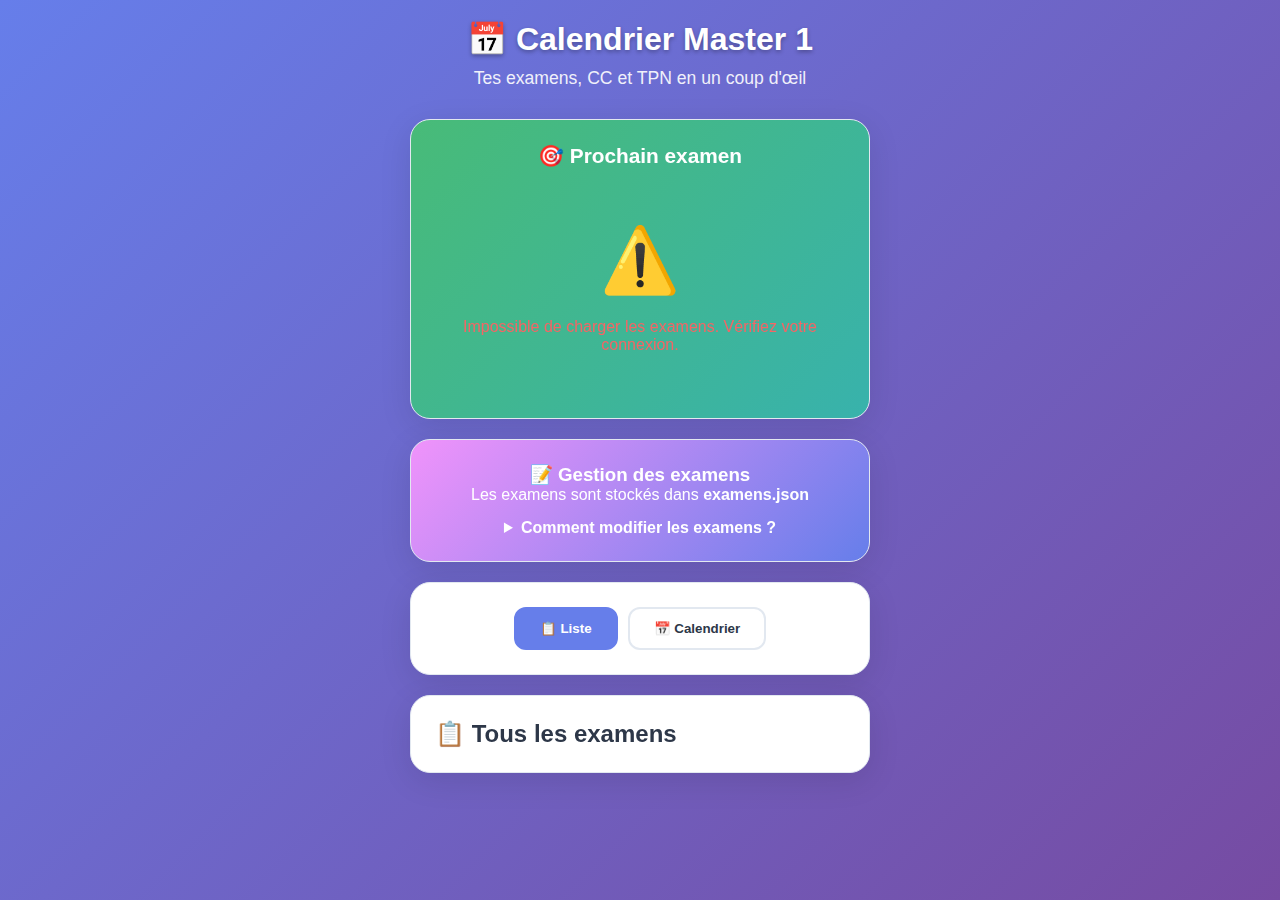
<file: index.html>
<!DOCTYPE html>
<html lang="fr">
<head>
    <meta charset="UTF-8">
    <meta name="viewport" content="width=device-width, initial-scale=1.0">
    <title> Calendrier Master 1</title>
    <meta name="description" content="Calendrier d'examens Master 1 - CC, Examens, TPN">
    <link rel="icon" href="data:image/svg+xml,<svg xmlns='http://www.w3.org/2000/svg' viewBox='0 0 100 100'><text y='0.9em' font-size='80'>📅</text></svg>">
    <link rel="stylesheet" href="styles.css">
</head>
<body>
    <div class="container">
        <!-- Header -->
        <div class="header">
            <h1>📅 Calendrier Master 1</h1>
            <p>Tes examens, CC et TPN en un coup d'œil</p>
        </div>

        <!-- Prochain examen avec timer -->
        <div class="card next-exam" id="nextExamCard">
            <h2>🎯 Prochain examen</h2>
            <div id="nextExamContent">
                <div class="empty-state">
                    <div class="icon">📚</div>
                    <p>Aucun examen programmé</p>
                </div>
            </div>
        </div>

        <!-- Info mise à jour -->
        <div class="card" style="text-align: center; background: linear-gradient(135deg, var(--accent) 0%, var(--primary) 100%); color: white;">
            <h3>📝 Gestion des examens</h3>
            <p>Les examens sont stockés dans <strong>examens.json</strong></p>
            <details style="margin-top: 15px;">
                <summary style="cursor: pointer; font-weight: bold;">Comment modifier les examens ?</summary>
                <div style="text-align: left; background: rgba(255,255,255,0.1); padding: 15px; border-radius: 10px; margin-top: 10px;">
                    <p><strong>1.</strong> Ouvrez le fichier <code>examens.json</code></p>
                    <p><strong>2.</strong> Modifiez les données selon ce format :</p>
                    <pre style="font-size: 0.8rem; background: rgba(0,0,0,0.2); padding: 10px; border-radius: 5px; overflow-x: auto;">
{
  "id": 6,
  "ue": "Nom de l'UE",
  "type": "CC", 
  "date": "2025-12-15",
  "time": "14:00",
  "duration": 120,
  "location": "Amphi C"
}</pre>
                    <p><strong>Types disponibles :</strong> CC, EXAMEN, TPN, TP</p>
                    <p><strong>Format date :</strong> YYYY-MM-DD</p>
                    <p><strong>Format heure :</strong> HH:MM</p>
                </div>
            </details>
        </div>

        <!-- Sélecteur de vue -->
        <div class="card">
            <div class="view-selector">
                <button class="view-btn active" id="listViewBtn">📋 Liste</button>
                <button class="view-btn" id="calendarViewBtn">📅 Calendrier</button>
            </div>
        </div>

        <!-- Vue Liste -->
        <div class="card" id="listView">
            <h2>📋 Tous les examens</h2>
            <div id="examsList">
                <!-- Les examens seront affichés ici -->
            </div>
        </div>

        <!-- Vue Calendrier -->
        <div class="card" id="calendarView" style="display: none;">
            <div class="calendar-header">
                <button class="nav-btn" id="prevMonth">◀</button>
                <h2 id="currentMonth">Octobre 2025</h2>
                <button class="nav-btn" id="nextMonth">▶</button>
            </div>
            <div class="calendar-grid" id="calendarGrid">
                <!-- Le calendrier sera généré ici -->
            </div>
            <div class="calendar-legend">
                <div class="legend-item"><span class="legend-dot type-cc"></span> CC</div>
                <div class="legend-item"><span class="legend-dot type-examen"></span> Examen</div>
                <div class="legend-item"><span class="legend-dot type-tpn"></span> TPN</div>
                <div class="legend-item"><span class="legend-dot type-tp"></span> TP</div>
            </div>
        </div>
    </div>

    <!-- Modal pour les détails d'examen -->
    <div class="modal-overlay" id="examModal">
        <div class="modal">
            <div class="modal-header">
                <h3 class="modal-title" id="modalTitle">Détails de l'examen</h3>
                <button class="modal-close" id="modalClose">×</button>
            </div>
            <div class="modal-type" id="modalType">CC</div>
            <div class="modal-info" id="modalInfo">
                <!-- Les détails seront injectés ici -->
            </div>
            <div class="countdown-display" id="modalCountdown">
                <div class="countdown-label">Temps restant</div>
                <div class="countdown-value" id="modalCountdownValue">--</div>
            </div>
        </div>
    </div>

    <!-- Scripts -->
    <script src="examManager.js"></script>
    <script src="calendarManager.js"></script>
    <script src="app.js"></script>
</body>
</html>
</file>
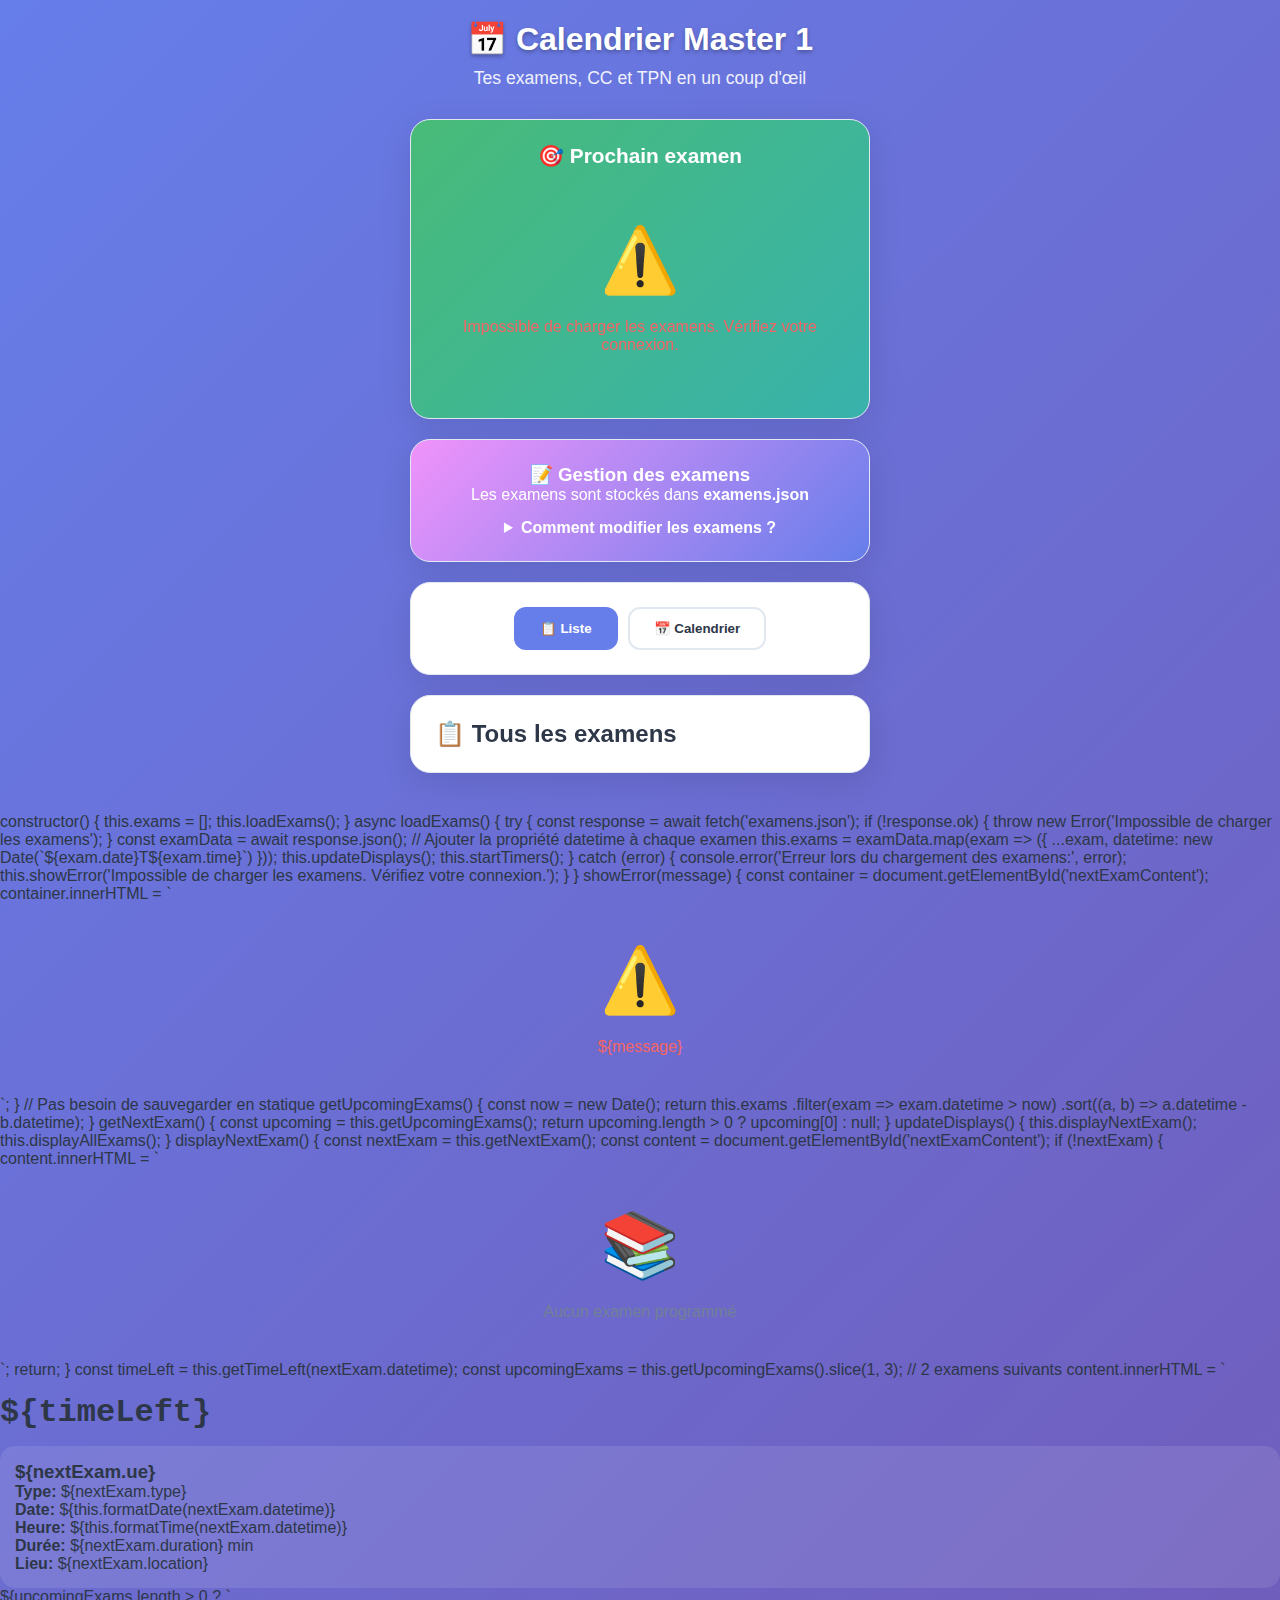
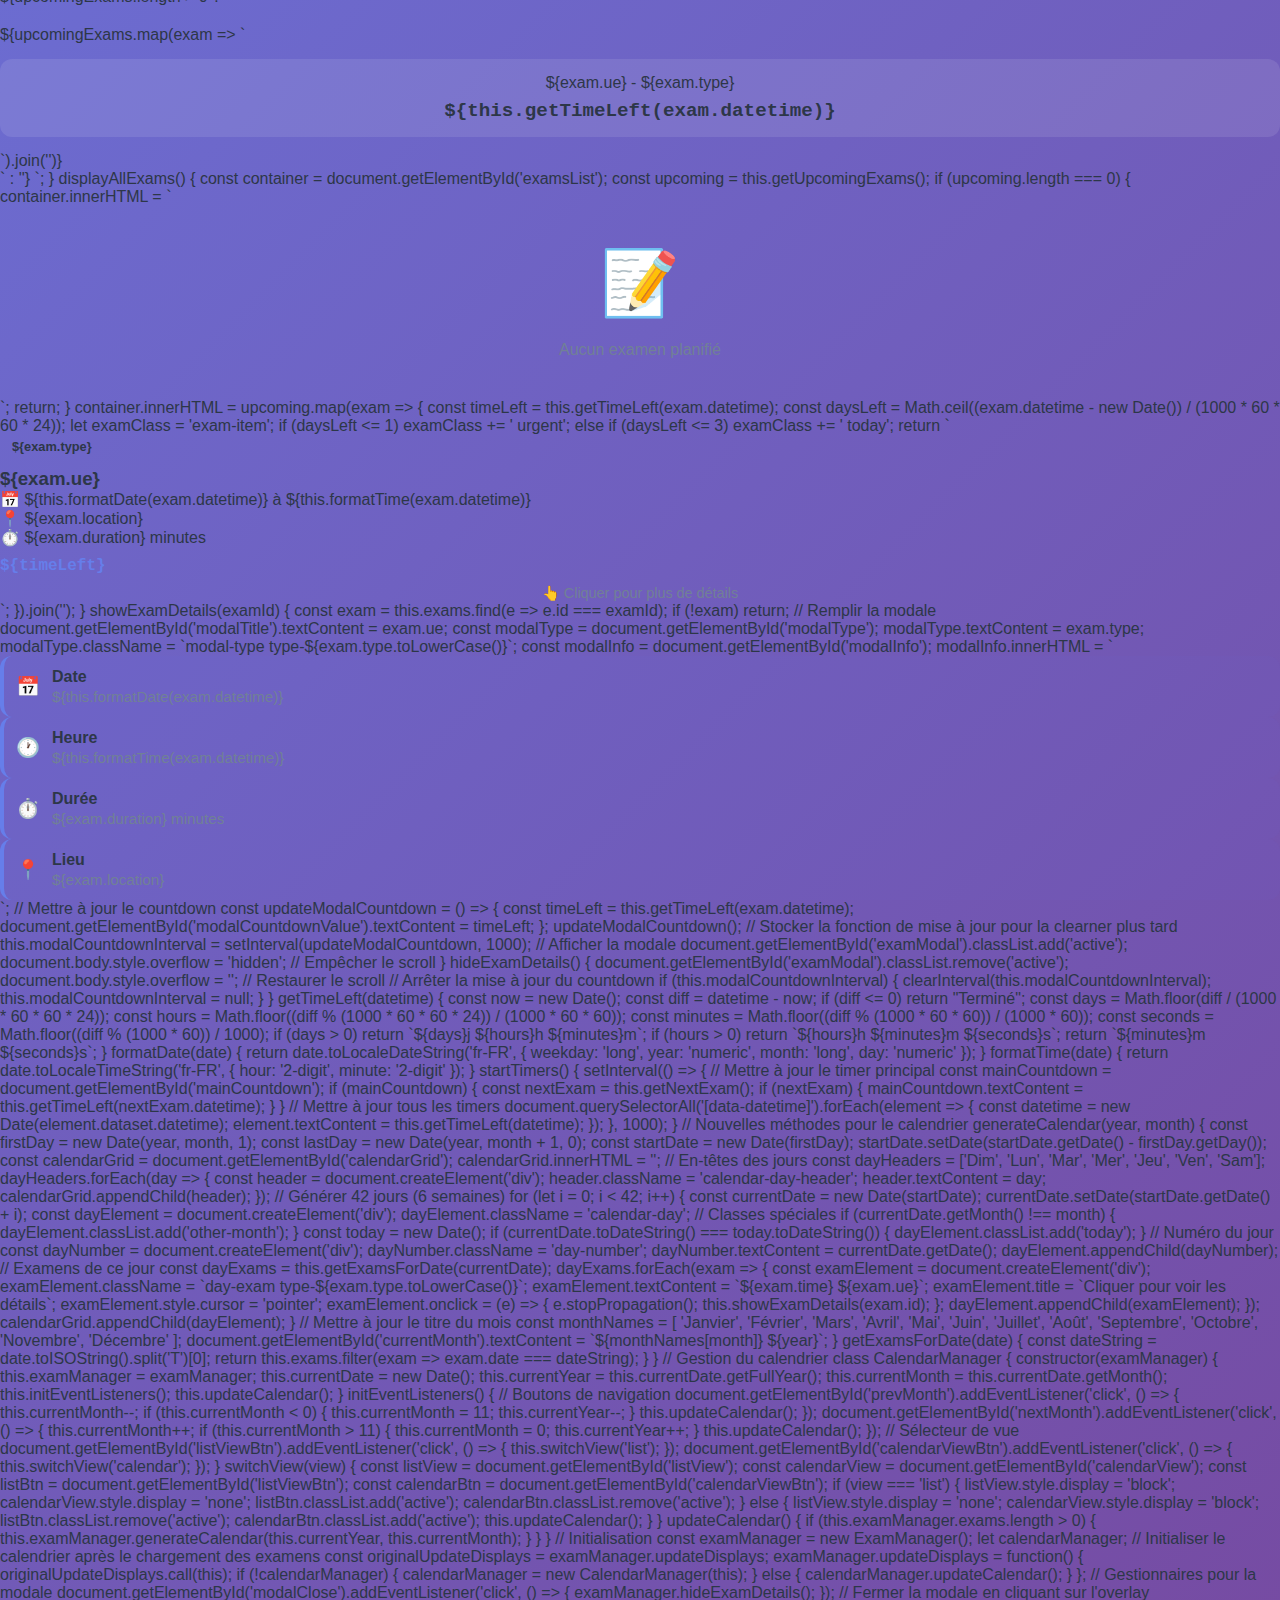
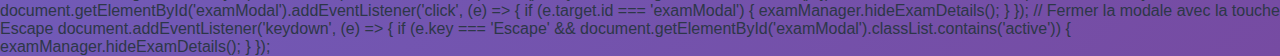
<file: index-old.html>
<!DOCTYPE html>
<html lang="fr">
<head>
    <meta charset="UTF-8">
    <meta name="viewport" content="width=device-width, initial-scale=1.0">
    <title>📅 Calendrier Master 1</title>
    <meta name="description" content="Calendrier d'examens Master 1 - CC, Examens, TPN">
    <link rel="icon" href="data:image/svg+xml,<svg xmlns='http://www.w3.org/2000/svg' viewBox='0 0 100 100'><text y='0.9em' font-size='80'>📅</text></svg>">
    <link rel="stylesheet" href="styles.css">
</head>
<body>
    <div class="container">
        <!-- Header -->
        <div class="header">
            <h1>📅 Calendrier Master 1</h1>
            <p>Tes examens, CC et TPN en un coup d'œil</p>
        </div>

        <!-- Prochain examen avec timer -->
        <div class="card next-exam" id="nextExamCard">
            <h2>🎯 Prochain examen</h2>
            <div id="nextExamContent">
                <div class="empty-state">
                    <div class="icon">📚</div>
                    <p>Aucun examen programmé</p>
                </div>
            </div>
        </div>

        <!-- Info mise à jour -->
        <div class="card" style="text-align: center; background: linear-gradient(135deg, var(--accent) 0%, var(--primary) 100%); color: white;">
            <h3>📝 Gestion des examens</h3>
            <p>Les examens sont stockés dans <strong>examens.json</strong></p>
            <details style="margin-top: 15px;">
                <summary style="cursor: pointer; font-weight: bold;">Comment modifier les examens ?</summary>
                <div style="text-align: left; background: rgba(255,255,255,0.1); padding: 15px; border-radius: 10px; margin-top: 10px;">
                    <p><strong>1.</strong> Ouvrez le fichier <code>examens.json</code></p>
                    <p><strong>2.</strong> Modifiez les données selon ce format :</p>
                    <pre style="font-size: 0.8rem; background: rgba(0,0,0,0.2); padding: 10px; border-radius: 5px; overflow-x: auto;">
{
  "id": 6,
  "ue": "Nom de l'UE",
  "type": "CC", 
  "date": "2025-12-15",
  "time": "14:00",
  "duration": 120,
  "location": "Amphi C"
}</pre>
                    <p><strong>Types disponibles :</strong> CC, EXAMEN, TPN, TP</p>
                    <p><strong>Format date :</strong> YYYY-MM-DD</p>
                    <p><strong>Format heure :</strong> HH:MM</p>
                </div>
            </details>
        </div>

        <!-- Sélecteur de vue -->
        <div class="card">
            <div class="view-selector">
                <button class="view-btn active" id="listViewBtn">📋 Liste</button>
                <button class="view-btn" id="calendarViewBtn">📅 Calendrier</button>
            </div>
        </div>

        <!-- Vue Liste -->
        <div class="card" id="listView">
            <h2>📋 Tous les examens</h2>
            <div id="examsList">
                <!-- Les examens seront affichés ici -->
            </div>
        </div>

        <!-- Vue Calendrier -->
        <div class="card" id="calendarView" style="display: none;">
            <div class="calendar-header">
                <button class="nav-btn" id="prevMonth">◀</button>
                <h2 id="currentMonth">Octobre 2025</h2>
                <button class="nav-btn" id="nextMonth">▶</button>
            </div>
            <div class="calendar-grid" id="calendarGrid">
                <!-- Le calendrier sera généré ici -->
            </div>
            <div class="calendar-legend">
                <div class="legend-item"><span class="legend-dot type-cc"></span> CC</div>
                <div class="legend-item"><span class="legend-dot type-examen"></span> Examen</div>
                <div class="legend-item"><span class="legend-dot type-tpn"></span> TPN</div>
                <div class="legend-item"><span class="legend-dot type-tp"></span> TP</div>
            </div>
        </div>
    </div>

    <!-- Modal pour les détails d'examen -->
    <div class="modal-overlay" id="examModal">
        <div class="modal">
            <div class="modal-header">
                <h3 class="modal-title" id="modalTitle">Détails de l'examen</h3>
                <button class="modal-close" id="modalClose">×</button>
            </div>
            <div class="modal-type" id="modalType">CC</div>
            <div class="modal-info" id="modalInfo">
                <!-- Les détails seront injectés ici -->
            </div>
            <div class="countdown-display" id="modalCountdown">
                <div class="countdown-label">Temps restant</div>
                <div class="countdown-value" id="modalCountdownValue">--</div>
            </div>
        </div>
    </div>

    <!-- Scripts -->
    <script src="examManager.js"></script>
    <script src="calendarManager.js"></script>
    <script src="app.js"></script>
</body>
</html>
            constructor() {
                this.exams = [];
                this.loadExams();
            }

            async loadExams() {
                try {
                    const response = await fetch('examens.json');
                    if (!response.ok) {
                        throw new Error('Impossible de charger les examens');
                    }
                    const examData = await response.json();
                    
                    // Ajouter la propriété datetime à chaque examen
                    this.exams = examData.map(exam => ({
                        ...exam,
                        datetime: new Date(`${exam.date}T${exam.time}`)
                    }));
                    
                    this.updateDisplays();
                    this.startTimers();
                } catch (error) {
                    console.error('Erreur lors du chargement des examens:', error);
                    this.showError('Impossible de charger les examens. Vérifiez votre connexion.');
                }
            }

            showError(message) {
                const container = document.getElementById('nextExamContent');
                container.innerHTML = `
                    <div class="empty-state">
                        <div class="icon">⚠️</div>
                        <p style="color: var(--danger);">${message}</p>
                    </div>
                `;
            }

            // Pas besoin de sauvegarder en statique

            getUpcomingExams() {
                const now = new Date();
                return this.exams
                    .filter(exam => exam.datetime > now)
                    .sort((a, b) => a.datetime - b.datetime);
            }

            getNextExam() {
                const upcoming = this.getUpcomingExams();
                return upcoming.length > 0 ? upcoming[0] : null;
            }

            updateDisplays() {
                this.displayNextExam();
                this.displayAllExams();
            }

            displayNextExam() {
                const nextExam = this.getNextExam();
                const content = document.getElementById('nextExamContent');
                
                if (!nextExam) {
                    content.innerHTML = `
                        <div class="empty-state">
                            <div class="icon">📚</div>
                            <p>Aucun examen programmé</p>
                        </div>
                    `;
                    return;
                }

                const timeLeft = this.getTimeLeft(nextExam.datetime);
                const upcomingExams = this.getUpcomingExams().slice(1, 3); // 2 examens suivants

                content.innerHTML = `
                    <div class="countdown" id="mainCountdown">${timeLeft}</div>
                    <div class="exam-details">
                        <h3>${nextExam.ue}</h3>
                        <p><strong>Type:</strong> ${nextExam.type}</p>
                        <p><strong>Date:</strong> ${this.formatDate(nextExam.datetime)}</p>
                        <p><strong>Heure:</strong> ${this.formatTime(nextExam.datetime)}</p>
                        <p><strong>Durée:</strong> ${nextExam.duration} min</p>
                        <p><strong>Lieu:</strong> ${nextExam.location}</p>
                    </div>
                    ${upcomingExams.length > 0 ? `
                        <div class="upcoming-timers">
                            ${upcomingExams.map(exam => `
                                <div class="timer-item">
                                    <div>${exam.ue} - ${exam.type}</div>
                                    <div class="timer-countdown" data-datetime="${exam.datetime.toISOString()}">
                                        ${this.getTimeLeft(exam.datetime)}
                                    </div>
                                </div>
                            `).join('')}
                        </div>
                    ` : ''}
                `;
            }

            displayAllExams() {
                const container = document.getElementById('examsList');
                const upcoming = this.getUpcomingExams();
                
                if (upcoming.length === 0) {
                    container.innerHTML = `
                        <div class="empty-state">
                            <div class="icon">📝</div>
                            <p>Aucun examen planifié</p>
                        </div>
                    `;
                    return;
                }

                container.innerHTML = upcoming.map(exam => {
                    const timeLeft = this.getTimeLeft(exam.datetime);
                    const daysLeft = Math.ceil((exam.datetime - new Date()) / (1000 * 60 * 60 * 24));
                    
                    let examClass = 'exam-item';
                    if (daysLeft <= 1) examClass += ' urgent';
                    else if (daysLeft <= 3) examClass += ' today';

                    return `
                        <div class="${examClass}" onclick="examManager.showExamDetails(${exam.id})" style="cursor: pointer;">
                            <div class="exam-type type-${exam.type.toLowerCase()}">${exam.type}</div>
                            <h3>${exam.ue}</h3>
                            <p><strong>📅</strong> ${this.formatDate(exam.datetime)} à ${this.formatTime(exam.datetime)}</p>
                            <p><strong>📍</strong> ${exam.location}</p>
                            <p><strong>⏱️</strong> ${exam.duration} minutes</p>
                            <div class="exam-countdown" data-datetime="${exam.datetime.toISOString()}">${timeLeft}</div>
                            <div style="text-align: center; margin-top: 10px; color: var(--text-light); font-size: 0.9rem;">
                                👆 Cliquer pour plus de détails
                            </div>
                        </div>
                    `;
                }).join('');
            }

            showExamDetails(examId) {
                const exam = this.exams.find(e => e.id === examId);
                if (!exam) return;

                // Remplir la modale
                document.getElementById('modalTitle').textContent = exam.ue;
                
                const modalType = document.getElementById('modalType');
                modalType.textContent = exam.type;
                modalType.className = `modal-type type-${exam.type.toLowerCase()}`;

                const modalInfo = document.getElementById('modalInfo');
                modalInfo.innerHTML = `
                    <div class="info-item">
                        <div class="info-icon">📅</div>
                        <div class="info-content">
                            <div class="info-label">Date</div>
                            <div class="info-value">${this.formatDate(exam.datetime)}</div>
                        </div>
                    </div>
                    <div class="info-item">
                        <div class="info-icon">🕐</div>
                        <div class="info-content">
                            <div class="info-label">Heure</div>
                            <div class="info-value">${this.formatTime(exam.datetime)}</div>
                        </div>
                    </div>
                    <div class="info-item">
                        <div class="info-icon">⏱️</div>
                        <div class="info-content">
                            <div class="info-label">Durée</div>
                            <div class="info-value">${exam.duration} minutes</div>
                        </div>
                    </div>
                    <div class="info-item">
                        <div class="info-icon">📍</div>
                        <div class="info-content">
                            <div class="info-label">Lieu</div>
                            <div class="info-value">${exam.location}</div>
                        </div>
                    </div>
                `;

                // Mettre à jour le countdown
                const updateModalCountdown = () => {
                    const timeLeft = this.getTimeLeft(exam.datetime);
                    document.getElementById('modalCountdownValue').textContent = timeLeft;
                };
                
                updateModalCountdown();
                
                // Stocker la fonction de mise à jour pour la clearner plus tard
                this.modalCountdownInterval = setInterval(updateModalCountdown, 1000);

                // Afficher la modale
                document.getElementById('examModal').classList.add('active');
                document.body.style.overflow = 'hidden'; // Empêcher le scroll
            }

            hideExamDetails() {
                document.getElementById('examModal').classList.remove('active');
                document.body.style.overflow = ''; // Restaurer le scroll
                
                // Arrêter la mise à jour du countdown
                if (this.modalCountdownInterval) {
                    clearInterval(this.modalCountdownInterval);
                    this.modalCountdownInterval = null;
                }
            }

            getTimeLeft(datetime) {
                const now = new Date();
                const diff = datetime - now;
                
                if (diff <= 0) return "Terminé";
                
                const days = Math.floor(diff / (1000 * 60 * 60 * 24));
                const hours = Math.floor((diff % (1000 * 60 * 60 * 24)) / (1000 * 60 * 60));
                const minutes = Math.floor((diff % (1000 * 60 * 60)) / (1000 * 60));
                const seconds = Math.floor((diff % (1000 * 60)) / 1000);
                
                if (days > 0) return `${days}j ${hours}h ${minutes}m`;
                if (hours > 0) return `${hours}h ${minutes}m ${seconds}s`;
                return `${minutes}m ${seconds}s`;
            }

            formatDate(date) {
                return date.toLocaleDateString('fr-FR', { 
                    weekday: 'long', 
                    year: 'numeric', 
                    month: 'long', 
                    day: 'numeric' 
                });
            }

            formatTime(date) {
                return date.toLocaleTimeString('fr-FR', { 
                    hour: '2-digit', 
                    minute: '2-digit' 
                });
            }

            startTimers() {
                setInterval(() => {
                    // Mettre à jour le timer principal
                    const mainCountdown = document.getElementById('mainCountdown');
                    if (mainCountdown) {
                        const nextExam = this.getNextExam();
                        if (nextExam) {
                            mainCountdown.textContent = this.getTimeLeft(nextExam.datetime);
                        }
                    }

                    // Mettre à jour tous les timers
                    document.querySelectorAll('[data-datetime]').forEach(element => {
                        const datetime = new Date(element.dataset.datetime);
                        element.textContent = this.getTimeLeft(datetime);
                    });
                }, 1000);
            }

            // Nouvelles méthodes pour le calendrier
            generateCalendar(year, month) {
                const firstDay = new Date(year, month, 1);
                const lastDay = new Date(year, month + 1, 0);
                const startDate = new Date(firstDay);
                startDate.setDate(startDate.getDate() - firstDay.getDay());
                
                const calendarGrid = document.getElementById('calendarGrid');
                calendarGrid.innerHTML = '';

                // En-têtes des jours
                const dayHeaders = ['Dim', 'Lun', 'Mar', 'Mer', 'Jeu', 'Ven', 'Sam'];
                dayHeaders.forEach(day => {
                    const header = document.createElement('div');
                    header.className = 'calendar-day-header';
                    header.textContent = day;
                    calendarGrid.appendChild(header);
                });

                // Générer 42 jours (6 semaines)
                for (let i = 0; i < 42; i++) {
                    const currentDate = new Date(startDate);
                    currentDate.setDate(startDate.getDate() + i);
                    
                    const dayElement = document.createElement('div');
                    dayElement.className = 'calendar-day';
                    
                    // Classes spéciales
                    if (currentDate.getMonth() !== month) {
                        dayElement.classList.add('other-month');
                    }
                    
                    const today = new Date();
                    if (currentDate.toDateString() === today.toDateString()) {
                        dayElement.classList.add('today');
                    }

                    // Numéro du jour
                    const dayNumber = document.createElement('div');
                    dayNumber.className = 'day-number';
                    dayNumber.textContent = currentDate.getDate();
                    dayElement.appendChild(dayNumber);

                    // Examens de ce jour
                    const dayExams = this.getExamsForDate(currentDate);
                    dayExams.forEach(exam => {
                        const examElement = document.createElement('div');
                        examElement.className = `day-exam type-${exam.type.toLowerCase()}`;
                        examElement.textContent = `${exam.time} ${exam.ue}`;
                        examElement.title = `Cliquer pour voir les détails`;
                        examElement.style.cursor = 'pointer';
                        examElement.onclick = (e) => {
                            e.stopPropagation();
                            this.showExamDetails(exam.id);
                        };
                        dayElement.appendChild(examElement);
                    });

                    calendarGrid.appendChild(dayElement);
                }

                // Mettre à jour le titre du mois
                const monthNames = [
                    'Janvier', 'Février', 'Mars', 'Avril', 'Mai', 'Juin',
                    'Juillet', 'Août', 'Septembre', 'Octobre', 'Novembre', 'Décembre'
                ];
                document.getElementById('currentMonth').textContent = `${monthNames[month]} ${year}`;
            }

            getExamsForDate(date) {
                const dateString = date.toISOString().split('T')[0];
                return this.exams.filter(exam => exam.date === dateString);
            }
        }

        // Gestion du calendrier
        class CalendarManager {
            constructor(examManager) {
                this.examManager = examManager;
                this.currentDate = new Date();
                this.currentYear = this.currentDate.getFullYear();
                this.currentMonth = this.currentDate.getMonth();
                
                this.initEventListeners();
                this.updateCalendar();
            }

            initEventListeners() {
                // Boutons de navigation
                document.getElementById('prevMonth').addEventListener('click', () => {
                    this.currentMonth--;
                    if (this.currentMonth < 0) {
                        this.currentMonth = 11;
                        this.currentYear--;
                    }
                    this.updateCalendar();
                });

                document.getElementById('nextMonth').addEventListener('click', () => {
                    this.currentMonth++;
                    if (this.currentMonth > 11) {
                        this.currentMonth = 0;
                        this.currentYear++;
                    }
                    this.updateCalendar();
                });

                // Sélecteur de vue
                document.getElementById('listViewBtn').addEventListener('click', () => {
                    this.switchView('list');
                });

                document.getElementById('calendarViewBtn').addEventListener('click', () => {
                    this.switchView('calendar');
                });
            }

            switchView(view) {
                const listView = document.getElementById('listView');
                const calendarView = document.getElementById('calendarView');
                const listBtn = document.getElementById('listViewBtn');
                const calendarBtn = document.getElementById('calendarViewBtn');

                if (view === 'list') {
                    listView.style.display = 'block';
                    calendarView.style.display = 'none';
                    listBtn.classList.add('active');
                    calendarBtn.classList.remove('active');
                } else {
                    listView.style.display = 'none';
                    calendarView.style.display = 'block';
                    listBtn.classList.remove('active');
                    calendarBtn.classList.add('active');
                    this.updateCalendar();
                }
            }

            updateCalendar() {
                if (this.examManager.exams.length > 0) {
                    this.examManager.generateCalendar(this.currentYear, this.currentMonth);
                }
            }
        }

        // Initialisation
        const examManager = new ExamManager();
        let calendarManager;

        // Initialiser le calendrier après le chargement des examens
        const originalUpdateDisplays = examManager.updateDisplays;
        examManager.updateDisplays = function() {
            originalUpdateDisplays.call(this);
            if (!calendarManager) {
                calendarManager = new CalendarManager(this);
            } else {
                calendarManager.updateCalendar();
            }
        };

        // Gestionnaires pour la modale
        document.getElementById('modalClose').addEventListener('click', () => {
            examManager.hideExamDetails();
        });

        // Fermer la modale en cliquant sur l'overlay
        document.getElementById('examModal').addEventListener('click', (e) => {
            if (e.target.id === 'examModal') {
                examManager.hideExamDetails();
            }
        });

        // Fermer la modale avec la touche Escape
        document.addEventListener('keydown', (e) => {
            if (e.key === 'Escape' && document.getElementById('examModal').classList.contains('active')) {
                examManager.hideExamDetails();
            }
        });
    </script>
</body>
</html>
</file>
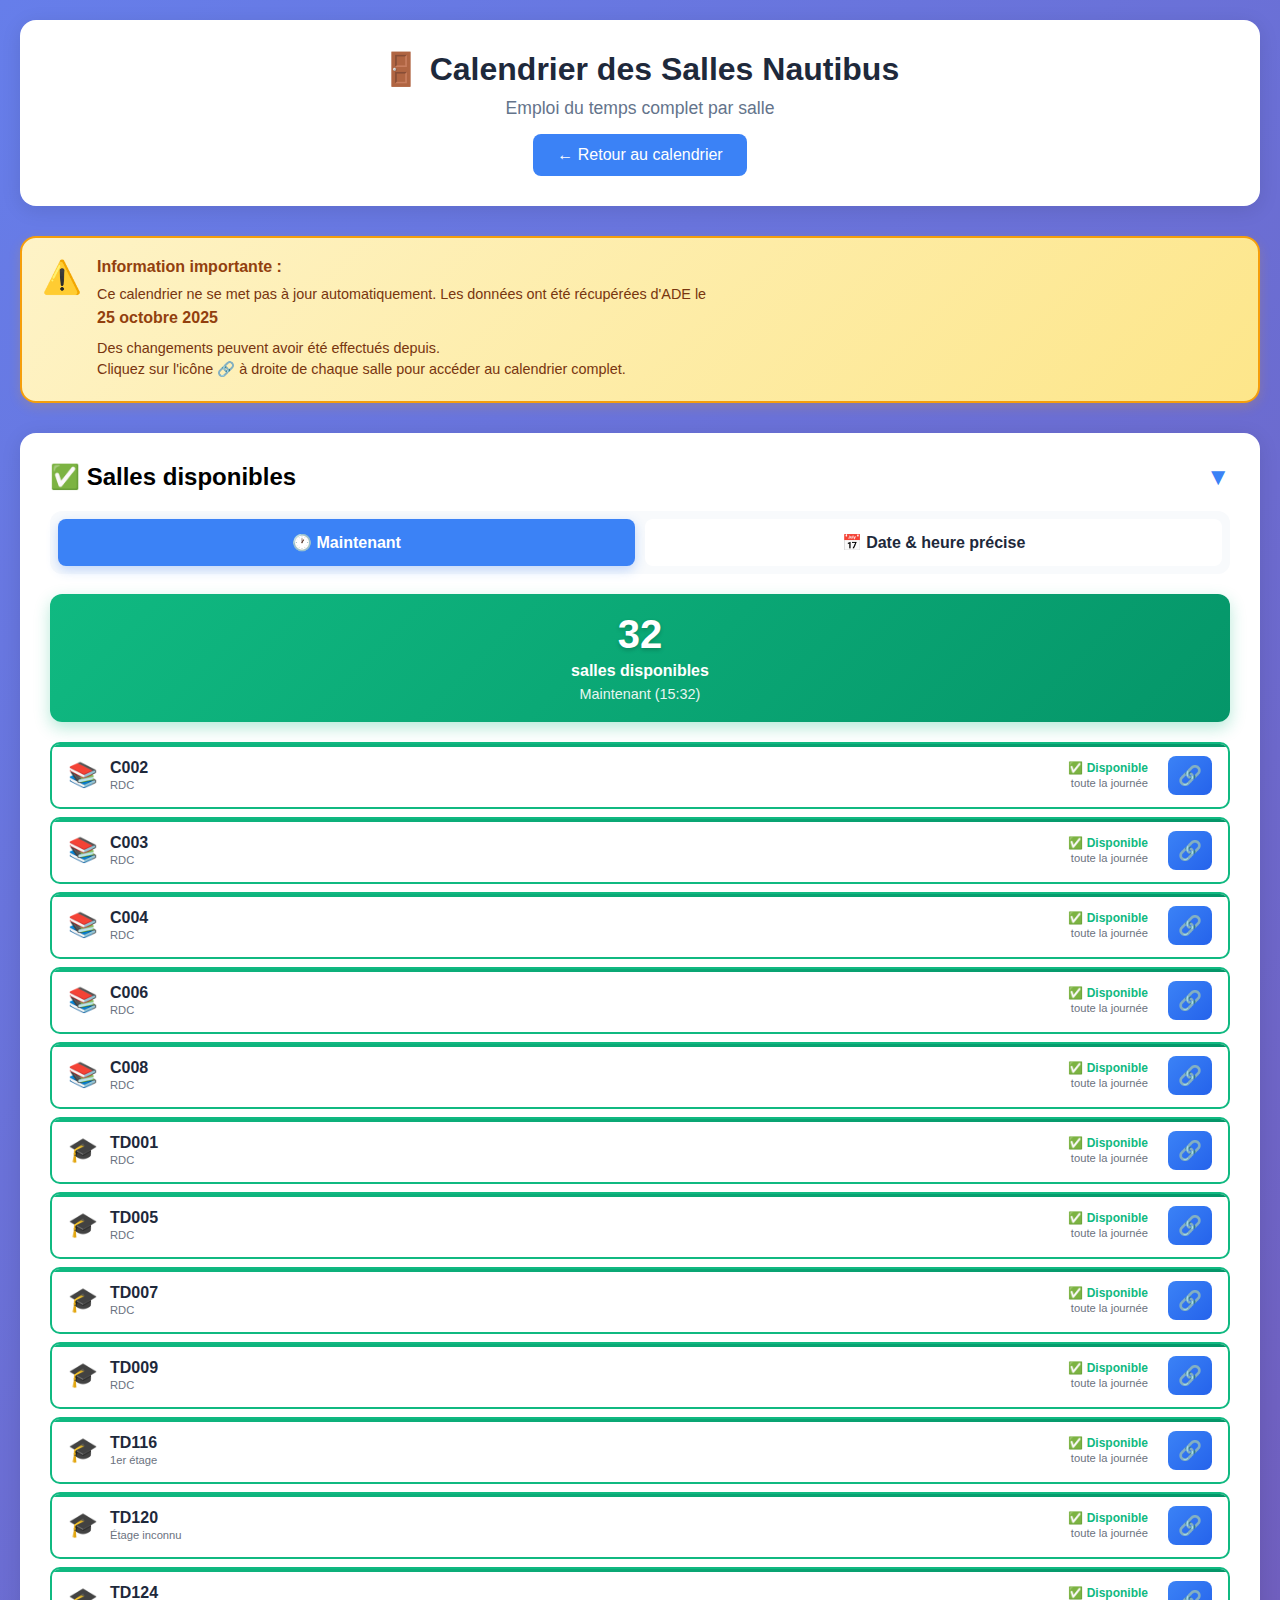
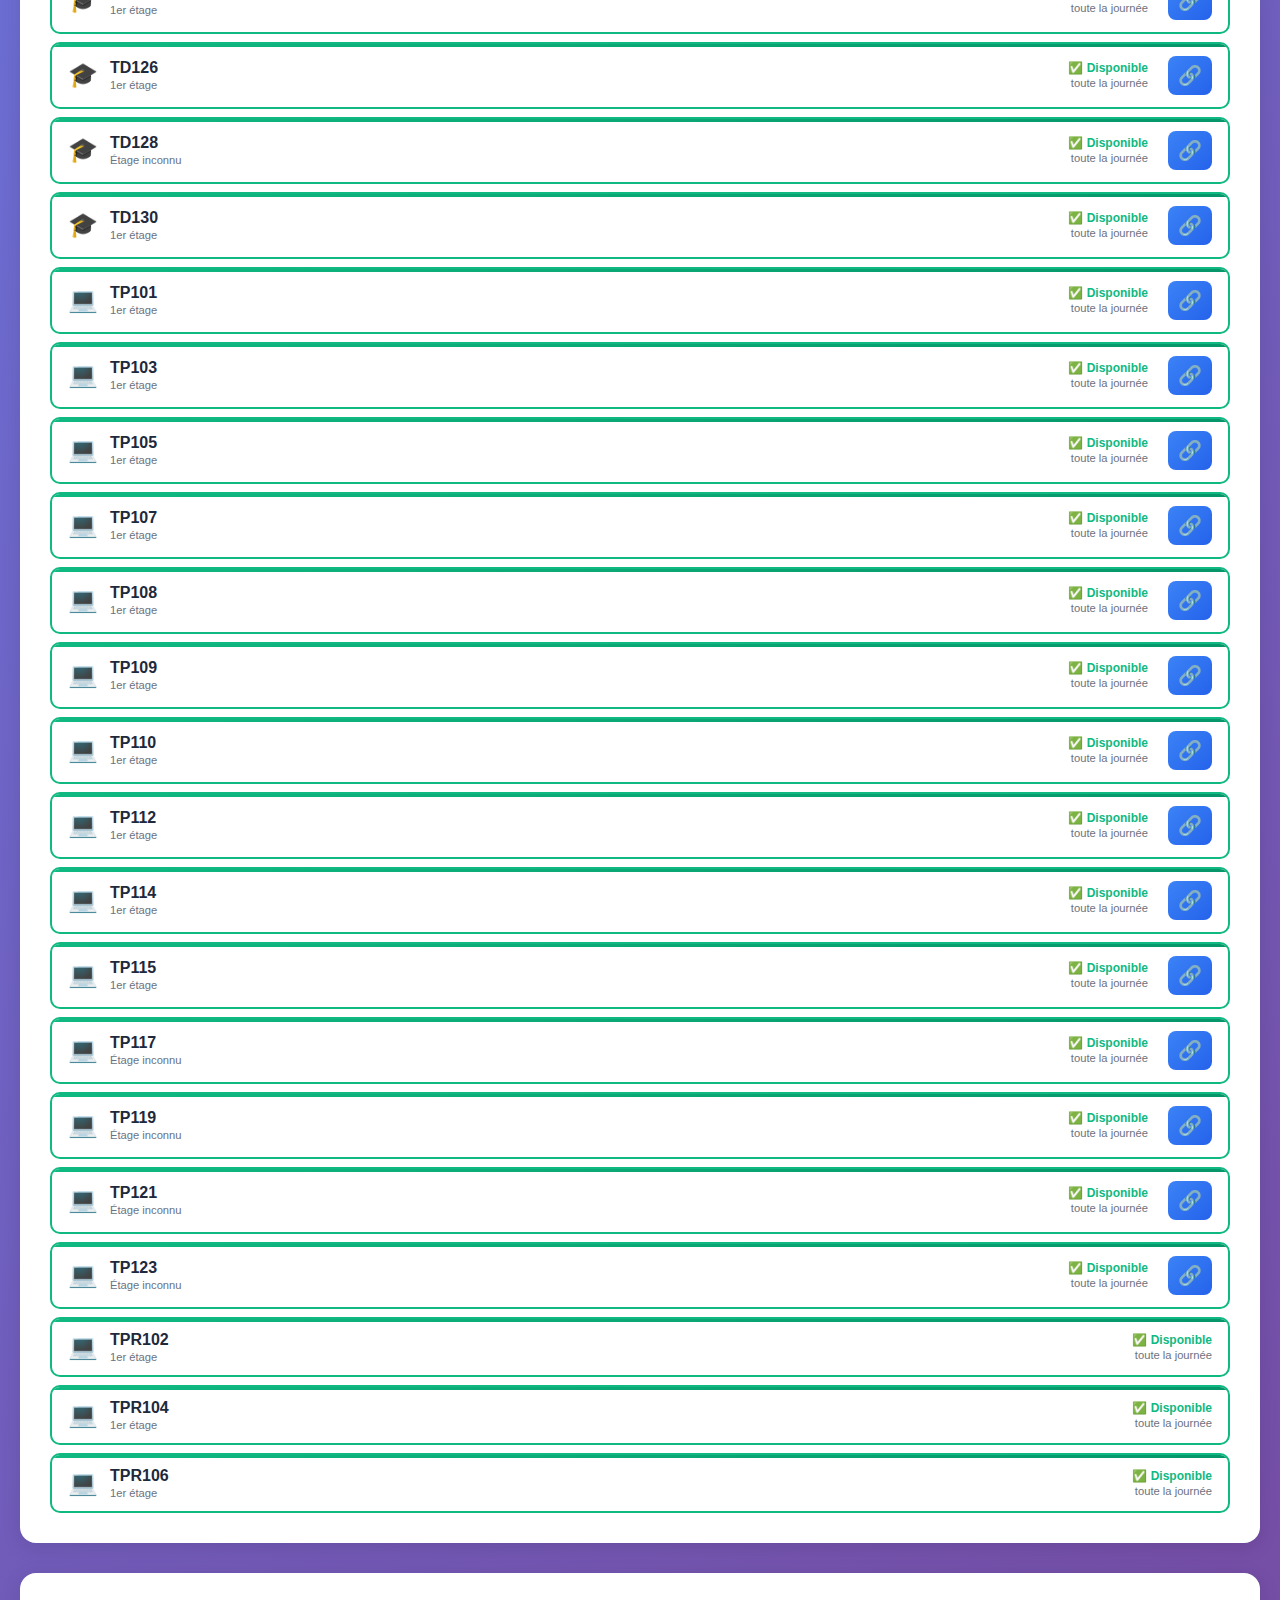
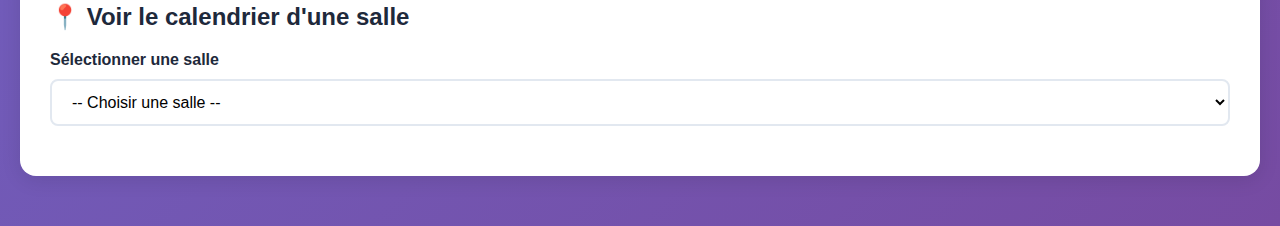
<file: salles.html>
<!DOCTYPE html>
<html lang="fr">
<head>
    <meta charset="UTF-8">
    <meta name="viewport" content="width=device-width, initial-scale=1.0">
    <title>Calendrier des Salles - Nautibus</title>
    <link rel="icon" href="data:image/svg+xml,<svg xmlns='http://www.w3.org/2000/svg' viewBox='0 0 100 100'><text y='0.9em' font-size='80'>🚪</text></svg>">
    <link rel="stylesheet" href="salles.css">
</head>
<body>
        <div class="container">
        <!-- Header -->
        <div class="header">
            <h1>🚪 Calendrier des Salles Nautibus</h1>
            <p>Emploi du temps complet par salle</p>
            <button class="back-button" onclick="window.location.href='index.html'">
                ← Retour au calendrier
            </button>
        </div>

        <!-- Avertissement -->
        <div class="warning-card">
            <div class="warning-icon">⚠️</div>
            <div class="warning-content">
                <strong>Information importante :</strong>
                <p>Ce calendrier ne se met pas à jour automatiquement. Les données ont été récupérées d'ADE le <strong>25 octobre 2025</strong></p>
                <p>Des changements peuvent avoir été effectués depuis.</p>
                <p>Cliquez sur l'icône 🔗 à droite de chaque salle pour accéder au calendrier complet.</p>
            </div>
        </div>

        <!-- Salles disponibles -->
        <div class="available-now-card">
            <div class="collapsible-header" onclick="sallesManager.toggleAvailableNow()">
                <h2>✅ Salles disponibles</h2>
                <span class="toggle-icon" id="toggleIcon">▼</span>
            </div>
            <div class="collapsible-content" id="availableNowContent">
                <!-- Choix du mode -->
                <div class="time-mode-selector">
                    <button class="mode-btn active" data-mode="now" onclick="sallesManager.setTimeMode('now')">
                        🕐 Maintenant
                    </button>
                    <button class="mode-btn" data-mode="custom" onclick="sallesManager.setTimeMode('custom')">
                        📅 Date & heure précise
                    </button>
                </div>

                <!-- Formulaire date/heure personnalisée -->
                <div id="customTimeForm" class="custom-time-form" style="display: none;">
                    <div class="form-row">
                        <div class="form-group">
                            <label for="customDate">📅 Date</label>
                            <input type="date" id="customDate">
                        </div>
                        <div class="form-group">
                            <label for="customTime">🕐 Heure</label>
                            <input type="time" id="customTime" value="08:00">
                        </div>
                        <button class="search-btn" onclick="sallesManager.displayAvailableNow()">
                            🔍 Rechercher
                        </button>
                    </div>
                </div>

                <div id="availableNowList">
                    <!-- Généré par JS -->
                </div>
            </div>
        </div>

        <!-- Sélecteur de salle -->
        <div class="search-card">
            <h2>📍 Voir le calendrier d'une salle</h2>
            
            <div class="form-group">
                <label for="roomSelect">Sélectionner une salle</label>
                <select id="roomSelect" onchange="sallesManager.selectRoomFromDropdown()">
                    <option value="">-- Choisir une salle --</option>
                    <!-- Options générées par JS -->
                </select>
            </div>
        </div>

        <!-- Calendrier de la salle sélectionnée -->
        <div class="calendar-card" id="calendarCard" style="display: none;">
            <div class="calendar-header-with-link">
                <h2 id="roomTitle">📅 Calendrier de la salle</h2>
                <a id="adeButton" href="#" target="_blank" class="ade-button" style="display: none;">
                    🔗 Voir sur ADE
                </a>
            </div>
            
            <!-- Navigation par jour -->
            <div class="day-navigation">
                <button class="nav-btn" onclick="sallesManager.previousDay()">
                    ← Jour précédent
                </button>
                <span id="dayDisplay">Aujourd'hui</span>
                <button class="nav-btn" onclick="sallesManager.nextDay()">
                    Jour suivant →
                </button>
            </div>

            <!-- Vue jour -->
            <div class="day-view" id="dayView">
                <!-- Généré par JS -->
            </div>
        </div>
    </div>

    <!-- Loader -->
    <div id="loader" class="loader">
        <div class="spinner"></div>
        <p>Chargement du calendrier ADE...</p>
    </div>

    <script src="salles.js"></script>
</body>
</html>
</file>
<file: styles.css>
/* Variables CSS */
* {
    margin: 0;
    padding: 0;
    box-sizing: border-box;
}

:root {
    --primary: #667eea;
    --primary-dark: #5a67d8;
    --secondary: #764ba2;
    --accent: #f093fb;
    --success: #48bb78;
    --warning: #ed8936;
    --danger: #f56565;
    --bg: #f7fafc;
    --surface: #ffffff;
    --text: #2d3748;
    --text-light: #718096;
    --border: #e2e8f0;
    --shadow: rgba(0, 0, 0, 0.1);
}

@media (prefers-color-scheme: dark) {
    :root {
        --bg: #1a202c;
        --surface: #2d3748;
        --text: #f7fafc;
        --text-light: #a0aec0;
        --border: #4a5568;
        --shadow: rgba(0, 0, 0, 0.3);
    }
}

/* Base */
body {
    font-family: -apple-system, BlinkMacSystemFont, 'Segoe UI', Roboto, Oxygen, Ubuntu, Cantarell, sans-serif;
    background: linear-gradient(135deg, var(--primary) 0%, var(--secondary) 100%);
    min-height: 100vh;
    color: var(--text);
}

.container {
    max-width: 500px;
    margin: 0 auto;
    padding: 20px;
}

/* Header */
.header {
    text-align: center;
    margin-bottom: 30px;
    color: white;
}

.header h1 {
    font-size: 2rem;
    margin-bottom: 10px;
    text-shadow: 0 2px 4px rgba(0, 0, 0, 0.3);
}

.header p {
    opacity: 0.9;
    font-size: 1.1rem;
}

/* Cards */
.card {
    background: var(--surface);
    border-radius: 20px;
    padding: 24px;
    margin-bottom: 20px;
    box-shadow: 0 8px 32px var(--shadow);
    backdrop-filter: blur(10px);
    border: 1px solid var(--border);
}

/* Prochain examen */
.next-exam {
    background: linear-gradient(135deg, var(--success) 0%, #38b2ac 100%);
    color: white;
    text-align: center;
}

.next-exam h2 {
    font-size: 1.3rem;
    margin-bottom: 15px;
}

.countdown {
    font-size: 2rem;
    font-weight: bold;
    margin: 15px 0;
    font-family: 'Courier New', monospace;
}

.exam-details {
    background: rgba(255, 255, 255, 0.1);
    border-radius: 15px;
    padding: 15px;
    margin-top: 15px;
}

/* Formulaires */
.form-group {
    margin-bottom: 20px;
}

.form-group label {
    display: block;
    margin-bottom: 8px;
    font-weight: 600;
    color: var(--text);
}

.form-control {
    width: 100%;
    padding: 12px 16px;
    border: 2px solid var(--border);
    border-radius: 12px;
    font-size: 16px;
    background: var(--surface);
    color: var(--text);
    transition: all 0.3s ease;
}

.form-control:focus {
    outline: none;
    border-color: var(--primary);
    box-shadow: 0 0 0 3px rgba(102, 126, 234, 0.1);
}

/* Boutons */
.btn {
    background: linear-gradient(135deg, var(--primary) 0%, var(--primary-dark) 100%);
    color: white;
    border: none;
    padding: 14px 24px;
    border-radius: 12px;
    font-size: 16px;
    font-weight: 600;
    cursor: pointer;
    width: 100%;
    transition: all 0.3s ease;
    margin-top: 10px;
}

.btn:hover {
    transform: translateY(-2px);
    box-shadow: 0 8px 25px rgba(102, 126, 234, 0.3);
}

.btn:active {
    transform: translateY(0);
}

/* Items d'examen */
.exam-item {
    background: var(--surface);
    border-radius: 16px;
    padding: 20px;
    margin-bottom: 15px;
    border-left: 5px solid var(--primary);
    transition: all 0.3s ease;
}

.exam-item:hover {
    transform: translateX(5px);
    box-shadow: 0 5px 20px var(--shadow);
}

.exam-type {
    display: inline-block;
    padding: 4px 12px;
    border-radius: 20px;
    font-size: 0.8rem;
    font-weight: 600;
    margin-bottom: 10px;
}

.type-cc { background: #fed7d7; color: #c53030; }
.type-examen { background: #fef5e7; color: #dd6b20; }
.type-tpn { background: #c6f6d5; color: #38a169; }
.type-tp { background: #bee3f8; color: #3182ce; }

.exam-countdown {
    font-family: 'Courier New', monospace;
    font-weight: bold;
    color: var(--primary);
    margin-top: 10px;
}

/* Nouveau compteur à rebours stylé */
.main-countdown {
    margin-bottom: 25px;
}

.countdown-container {
    display: flex;
    justify-content: center;
    align-items: center;
    gap: 15px;
    padding: 20px;
    border-radius: 15px;
    background: rgba(255, 255, 255, 0.95);
    backdrop-filter: blur(10px);
    border: 2px solid rgba(255, 255, 255, 0.3);
    box-shadow: 0 8px 32px rgba(0, 0, 0, 0.2);
    transition: all 0.3s ease;
}

.countdown-unit {
    display: flex;
    flex-direction: column;
    align-items: center;
    min-width: 60px;
}

.countdown-number {
    font-size: 2.2rem;
    font-weight: 800;
    font-family: 'Courier New', monospace;
    color: #667eea;
    line-height: 1;
    margin-bottom: 5px;
    text-shadow: 0 2px 4px rgba(0, 0, 0, 0.1);
}

.countdown-label {
    font-size: 0.75rem;
    font-weight: 600;
    color: #718096;
    text-transform: uppercase;
    letter-spacing: 0.5px;
}

/* États d'urgence */
.countdown-warning {
    background: rgba(255, 255, 255, 0.95);
    border-color: rgba(237, 137, 54, 0.4);
    box-shadow: 0 8px 32px rgba(237, 137, 54, 0.3);
}

.countdown-warning .countdown-number {
    color: #ed8936;
}

.countdown-warning .countdown-label {
    color: #c05621;
}

.countdown-urgent {
    background: rgba(245, 101, 101, 0.95) !important;
    border: 2px solid #f56565 !important;
    box-shadow: 0 8px 32px rgba(245, 101, 101, 0.5);
    animation: pulse-urgent 2s infinite;
    backdrop-filter: none !important;
}

.countdown-urgent .countdown-number {
    color: white !important;
    font-weight: bold;
}

.countdown-urgent .countdown-label {
    color: rgba(255, 255, 255, 0.9) !important;
}

.countdown-critical {
    background: rgba(255, 0, 0, 0.95) !important;
    border: 3px solid #ff0000 !important;
    box-shadow: 0 8px 32px rgba(255, 0, 0, 0.6);
    animation: pulse-critical 1s infinite;
    backdrop-filter: none !important;
}

.countdown-critical .countdown-number {
    color: white !important;
    font-weight: bold;
    animation: blink 1s infinite;
}

.countdown-critical .countdown-label {
    color: rgba(255, 255, 255, 0.9) !important;
}

.countdown-finished {
    text-align: center;
    padding: 20px;
    font-size: 1.5rem;
    font-weight: bold;
    color: #38a169;
    background: rgba(255, 255, 255, 0.95);
    border: 2px solid rgba(72, 187, 120, 0.4);
    box-shadow: 0 8px 32px rgba(72, 187, 120, 0.3);
    border-radius: 15px;
    backdrop-filter: blur(10px);
}

/* Animations */
@keyframes pulse-urgent {
    0%, 100% { 
        transform: scale(1); 
        box-shadow: 0 8px 32px rgba(245, 101, 101, 0.3);
    }
    50% { 
        transform: scale(1.02); 
        box-shadow: 0 8px 32px rgba(245, 101, 101, 0.5);
    }
}

@keyframes pulse-critical {
    0%, 100% { 
        transform: scale(1); 
        box-shadow: 0 8px 32px rgba(255, 0, 0, 0.4);
    }
    50% { 
        transform: scale(1.03); 
        box-shadow: 0 12px 40px rgba(255, 0, 0, 0.6);
    }
}

@keyframes blink {
    0%, 50% { opacity: 1; }
    51%, 100% { opacity: 0.6; }
}

.urgent { 
    border-left-color: var(--danger);
    background: linear-gradient(135deg, rgba(245, 101, 101, 0.1) 0%, rgba(245, 101, 101, 0.05) 100%);
}

.today { 
    border-left-color: var(--warning);
    background: linear-gradient(135deg, rgba(237, 137, 54, 0.1) 0%, rgba(237, 137, 54, 0.05) 100%);
}

.empty-state {
    text-align: center;
    padding: 40px 20px;
    color: var(--text-light);
}

.empty-state .icon {
    font-size: 4rem;
    margin-bottom: 20px;
}

.upcoming-timers {
    display: grid;
    gap: 15px;
    margin-top: 20px;
}

.timer-item {
    background: rgba(255, 255, 255, 0.1);
    border-radius: 12px;
    padding: 15px;
    text-align: center;
}

.timer-item:hover,
.exam-details:hover {
    background: rgba(255, 255, 255, 0.15);
    transform: translateY(-2px);
    box-shadow: 0 4px 12px rgba(0, 0, 0, 0.2);
}

.timer-countdown {
    font-size: 1.2rem;
    font-weight: bold;
    font-family: 'Courier New', monospace;
    margin-top: 8px;
}

/* Filtre et Vue */
.filter-section {
    display: flex;
    align-items: center;
    justify-content: center;
    flex-wrap: wrap;
    gap: 10px;
}

.filter-section select {
    transition: all 0.3s ease;
}

.filter-section select:focus {
    outline: none;
    border-color: var(--primary);
    box-shadow: 0 0 0 3px rgba(102, 126, 234, 0.2);
}

.view-selector {
    display: flex;
    gap: 10px;
    justify-content: center;
}

.view-btn {
    padding: 12px 24px;
    border: 2px solid var(--border);
    background: var(--surface);
    color: var(--text);
    border-radius: 12px;
    cursor: pointer;
    font-weight: 600;
    transition: all 0.3s ease;
}

.view-btn.active {
    background: var(--primary);
    color: white;
    border-color: var(--primary);
}

.view-btn:hover:not(.active) {
    border-color: var(--primary);
    background: rgba(102, 126, 234, 0.1);
}

.calendar-header {
    display: flex;
    align-items: center;
    justify-content: space-between;
    margin-bottom: 20px;
}

.nav-btn {
    background: var(--primary);
    color: white;
    border: none;
    padding: 10px 15px;
    border-radius: 10px;
    cursor: pointer;
    font-size: 1.2rem;
    transition: all 0.3s ease;
}

.nav-btn:hover {
    background: var(--primary-dark);
    transform: scale(1.1);
}

.calendar-grid {
    display: grid;
    grid-template-columns: repeat(7, 1fr);
    gap: 2px;
    background: var(--border);
    border-radius: 12px;
    overflow: hidden;
    margin-bottom: 20px;
}

.calendar-day-header {
    background: var(--primary);
    color: white;
    padding: 12px 4px;
    text-align: center;
    font-weight: bold;
    font-size: 0.9rem;
}

.calendar-day {
    background: var(--surface);
    min-height: 100px;
    padding: 6px;
    position: relative;
    border: 1px solid transparent;
    transition: all 0.3s ease;
    display: flex;
    flex-direction: column;
    overflow: hidden;
}

.calendar-day.has-exams {
    border-left: 3px solid var(--primary);
}

.calendar-day:hover {
    background: rgba(102, 126, 234, 0.05);
    border-color: var(--primary);
}

.calendar-day.other-month {
    opacity: 0.3;
    background: rgba(128, 128, 128, 0.1);
}

.calendar-day.today {
    background: rgba(102, 126, 234, 0.1);
    font-weight: bold;
}

.day-number {
    font-weight: 600;
    margin-bottom: 6px;
    text-align: left;
    font-size: 0.9rem;
    color: var(--text);
}

.day-exam {
    background: var(--primary);
    color: white;
    font-size: 0.75rem;
    padding: 4px 6px;
    border-radius: 6px;
    margin: 2px 0;
    text-align: left;
    cursor: pointer;
    transition: all 0.3s ease;
    overflow: hidden;
    text-overflow: ellipsis;
    white-space: nowrap;
    line-height: 1.2;
    font-weight: 500;
    border: 1px solid rgba(255, 255, 255, 0.2);
}

.day-exam:hover {
    transform: translateY(-1px);
    box-shadow: 0 4px 12px rgba(0, 0, 0, 0.2);
    z-index: 10;
    position: relative;
    border-color: rgba(255, 255, 255, 0.4);
}

.day-exam.type-cc { 
    background: linear-gradient(135deg, #e53e3e, #c53030);
    border-color: rgba(229, 62, 62, 0.3);
}
.day-exam.type-examen { 
    background: linear-gradient(135deg, #f56500, #dd6b20);
    border-color: rgba(245, 101, 0, 0.3);
}
.day-exam.type-tpn { 
    background: linear-gradient(135deg, #48bb78, #38a169);
    border-color: rgba(72, 187, 120, 0.3);
}
.day-exam.type-tp { 
    background: linear-gradient(135deg, #4299e1, #3182ce);
    border-color: rgba(66, 153, 225, 0.3);
}

.calendar-legend {
    display: flex;
    justify-content: center;
    gap: 20px;
    flex-wrap: wrap;
}

.legend-item {
    display: flex;
    align-items: center;
    gap: 8px;
    font-size: 0.9rem;
}

.legend-dot {
    width: 12px;
    height: 12px;
    border-radius: 50%;
}

.legend-dot.type-cc { background: linear-gradient(135deg, #e53e3e, #c53030); }
.legend-dot.type-examen { background: linear-gradient(135deg, #f56500, #dd6b20); }
.legend-dot.type-tpn { background: linear-gradient(135deg, #48bb78, #38a169); }
.legend-dot.type-tp { background: linear-gradient(135deg, #4299e1, #3182ce); }

/* Modal/Popup */
.modal-overlay {
    position: fixed;
    top: 0;
    left: 0;
    width: 100%;
    height: 100%;
    background: rgba(0, 0, 0, 0.6);
    backdrop-filter: blur(5px);
    display: flex;
    justify-content: center;
    align-items: center;
    z-index: 1000;
    opacity: 0;
    visibility: hidden;
    transition: all 0.3s ease;
    padding: 20px;
}

.modal-overlay.active {
    opacity: 1;
    visibility: visible;
}

.modal {
    background: var(--surface);
    border-radius: 20px;
    padding: 24px;
    width: 100%;
    max-width: 400px;
    max-height: 90vh;
    overflow-y: auto;
    box-shadow: 0 20px 60px rgba(0, 0, 0, 0.3);
    transform: scale(0.7) translateY(50px);
    transition: all 0.3s ease;
    position: relative;
}

.modal-overlay.active .modal {
    transform: scale(1) translateY(0);
}

.modal-header {
    display: flex;
    justify-content: space-between;
    align-items: flex-start;
    margin-bottom: 20px;
}

.modal-close {
    background: var(--danger);
    color: white;
    border: none;
    width: 35px;
    height: 35px;
    border-radius: 50%;
    cursor: pointer;
    font-size: 1.2rem;
    display: flex;
    align-items: center;
    justify-content: center;
    transition: all 0.3s ease;
    flex-shrink: 0;
}

.modal-close:hover {
    background: #e53e3e;
    transform: scale(1.1);
}

.modal-title {
    margin: 0;
    color: var(--text);
    font-size: 1.4rem;
    line-height: 1.2;
    margin-right: 15px;
}

.modal-type {
    display: inline-block;
    padding: 8px 16px;
    border-radius: 25px;
    font-size: 0.9rem;
    font-weight: 600;
    margin-bottom: 20px;
    text-transform: uppercase;
    letter-spacing: 1px;
}

.modal-info {
    display: grid;
    gap: 15px;
}

.info-item {
    display: flex;
    align-items: center;
    gap: 12px;
    padding: 12px;
    background: rgba(102, 126, 234, 0.05);
    border-radius: 12px;
    border-left: 4px solid var(--primary);
}

.info-icon {
    font-size: 1.2rem;
    width: 24px;
    text-align: center;
}

.info-content {
    flex: 1;
}

.info-label {
    font-weight: 600;
    color: var(--text);
    margin-bottom: 2px;
}

.info-value {
    color: var(--text-light);
    font-size: 0.95rem;
}

/* Lien du cours dans la modal */
.course-link {
    display: inline-flex;
    align-items: center;
    gap: 8px;
    color: var(--primary);
    text-decoration: none;
    padding: 8px 16px;
    background: rgba(59, 130, 246, 0.1);
    border: 1px solid rgba(59, 130, 246, 0.2);
    border-radius: 8px;
    font-weight: 500;
    transition: all 0.3s ease;
}

.course-link:hover {
    background: rgba(59, 130, 246, 0.2);
    border-color: var(--primary);
    transform: translateY(-1px);
    box-shadow: 0 4px 12px rgba(59, 130, 246, 0.2);
}

.external-icon {
    font-size: 0.8rem;
    font-weight: bold;
}

/* Sections mensuelles */
.month-section {
    margin-bottom: 30px;
}

.month-title {
    font-size: 1.3rem;
    font-weight: bold;
    color: var(--text);
    margin-bottom: 15px;
    padding: 10px 15px;
    background: linear-gradient(135deg, var(--primary) 0%, var(--secondary) 100%);
    color: white;
    border-radius: 10px;
    text-align: center;
}

.month-title.pending {
    background: linear-gradient(135deg, var(--text-light) 0%, #9ca3af 100%);
}

.month-exams {
    display: flex;
    flex-direction: column;
    gap: 15px;
}

.exam-item.pending {
    opacity: 0.7;
    border-left-color: var(--text-light);
}

/* Section repliée pour examens passés */
.collapsed-section {
    margin-top: 30px;
    border: 1px solid var(--border);
    border-radius: 10px;
    overflow: hidden;
}

.collapsed-header {
    background: var(--card-bg);
    padding: 15px 20px;
    cursor: pointer;
    display: flex;
    justify-content: space-between;
    align-items: center;
    font-weight: 600;
    color: var(--text-light);
    transition: all 0.3s ease;
}

.collapsed-header:hover {
    background: var(--hover-bg);
}

.collapse-icon {
    transition: transform 0.3s ease;
}

.collapsed-section.expanded .collapse-icon {
    transform: rotate(180deg);
}

.collapsed-content {
    display: none;
    padding: 20px;
    background: var(--bg);
}

.collapsed-section.expanded .collapsed-content {
    display: block;
}

.countdown-display {
    background: linear-gradient(135deg, var(--primary) 0%, var(--secondary) 100%);
    color: white;
    padding: 20px;
    border-radius: 15px;
    text-align: center;
    margin-top: 20px;
}

.countdown-label {
    font-size: 0.9rem;
    opacity: 0.9;
    margin-bottom: 8px;
}

.countdown-value {
    font-size: 1.8rem;
    font-weight: bold;
    font-family: 'Courier New', monospace;
}

/* Responsive */
@media (max-width: 480px) {
    .container {
        padding: 15px;
    }
    
    .header h1 {
        font-size: 1.7rem;
    }
    
    .card {
        padding: 20px;
    }

    .calendar-day {
        min-height: 80px;
        padding: 4px;
    }

    .day-exam {
        font-size: 0.65rem;
        padding: 3px 4px;
        margin: 1px 0;
    }

    .day-exam div {
        font-size: 0.6rem !important;
    }

    .day-number {
        font-size: 0.8rem;
        margin-bottom: 3px;
    }

    .calendar-legend {
        gap: 10px;
    }

    /* Compteur responsive */
    .countdown-container {
        gap: 8px;
        padding: 15px 10px;
    }

    .countdown-unit {
        min-width: 45px;
    }

    .countdown-number {
        font-size: 1.6rem;
    }

    .countdown-label {
        font-size: 0.65rem;
    }

    .filter-section {
        flex-direction: column;
        gap: 8px;
    }

    .filter-section select {
        width: 100%;
        max-width: 250px;
    }

    .legend-item {
        font-size: 0.8rem;
    }

    /* Modal mobile */
    .modal-overlay {
        padding: 10px;
        align-items: flex-end;
    }

    .modal {
        max-width: none;
        width: 100%;
        border-radius: 20px 20px 0 0;
        max-height: 85vh;
        transform: translateY(100%);
    }

    .modal-overlay.active .modal {
        transform: translateY(0);
    }

    .modal-title {
        font-size: 1.2rem;
    }

    .countdown-value {
        font-size: 1.5rem;
    }
}

/* Avertissement discret */
.disclaimer {
    text-align: center;
    padding: 15px 20px;
    margin-top: 20px;
    background: rgba(255, 255, 255, 0.1);
    border-radius: 12px;
    backdrop-filter: blur(10px);
    border: 1px solid rgba(255, 255, 255, 0.2);
}

.disclaimer p {
    font-size: 0.8rem;
    color: rgba(255, 255, 255, 0.85);
    margin: 0;
    line-height: 1.4;
}

.disclaimer p + p {
    margin-top: 5px;
}

.disclaimer .last-update {
    font-size: 0.75rem;
    color: rgba(255, 255, 255, 0.7);
    font-style: italic;
}

.disclaimer strong {
    color: rgba(255, 255, 255, 0.95);
    font-weight: 600;
}

@media (max-width: 768px) {
    .disclaimer {
        margin: 20px 10px 0;
        padding: 12px 15px;
    }
    
    .disclaimer p {
        font-size: 0.75rem;
    }
    
    .disclaimer .last-update {
        font-size: 0.7rem;
    }
}
</file>
<file: salles.css>
:root {
    --color-primary: #3B82F6;
    --color-secondary: #10B981;
    --color-accent: #8B5CF6;
    --color-bg: #F8FAFC;
    --color-text: #1E293B;
    --color-text-light: #64748B;
    --color-border: #E2E8F0;
}

* {
    margin: 0;
    padding: 0;
    box-sizing: border-box;
}

body {
    font-family: 'Segoe UI', Tahoma, Geneva, Verdana, sans-serif;
    background: linear-gradient(135deg, #667eea 0%, #764ba2 100%);
    min-height: 100vh;
    padding: 20px;
}

.container {
    max-width: 1400px;
    margin: 0 auto;
}

/* Header */
.header {
    background: white;
    border-radius: 16px;
    padding: 30px;
    margin-bottom: 30px;
    box-shadow: 0 4px 20px rgba(0, 0, 0, 0.1);
    text-align: center;
    position: relative;
}

.header h1 {
    margin: 0 0 10px 0;
    color: var(--color-text);
    font-size: 2rem;
}

.header p {
    margin: 0;
    color: var(--color-text-light);
    font-size: 1.1rem;
}

.back-button {
    background: var(--color-primary);
    color: white;
    border: none;
    padding: 12px 24px;
    border-radius: 8px;
    cursor: pointer;
    font-size: 1rem;
    margin-top: 15px;
    transition: all 0.3s ease;
}

.back-button:hover {
    background: #2563EB;
    transform: translateY(-2px);
    box-shadow: 0 4px 12px rgba(59, 130, 246, 0.4);
}

/* Carte d'avertissement */
.warning-card {
    background: linear-gradient(135deg, #FEF3C7 0%, #FDE68A 100%);
    border: 2px solid #F59E0B;
    border-radius: 16px;
    padding: 20px;
    margin-bottom: 30px;
    display: flex;
    gap: 15px;
    align-items: flex-start;
    box-shadow: 0 4px 12px rgba(245, 158, 11, 0.2);
}

.warning-icon {
    font-size: 2rem;
    flex-shrink: 0;
}

.warning-content {
    flex: 1;
}

.warning-content strong {
    color: #92400E;
    font-size: 1rem;
    display: block;
    margin-bottom: 8px;
}

.warning-content p {
    color: #78350F;
    font-size: 0.9rem;
    line-height: 1.5;
    margin: 0;
}

/* Cartes */
.search-card,
.calendar-card,
.available-now-card {
    background: white;
    border-radius: 16px;
    padding: 30px;
    margin-bottom: 30px;
    box-shadow: 0 4px 20px rgba(0, 0, 0, 0.1);
}

.search-card h2,
.calendar-card h2 {
    margin: 0 0 20px 0;
    color: var(--color-text);
    font-size: 1.5rem;
}

/* Section collapsible - Salles disponibles */
.collapsible-header {
    display: flex;
    justify-content: space-between;
    align-items: center;
    cursor: pointer;
    user-select: none;
    transition: all 0.3s ease;
}

.collapsible-header:hover {
    color: var(--color-primary);
}

.collapsible-header h2 {
    margin: 0;
}

.toggle-icon {
    font-size: 1.5rem;
    font-weight: bold;
    color: var(--color-primary);
    transition: transform 0.3s ease;
}

.collapsible-content {
    margin-top: 20px;
    animation: slideDown 0.3s ease;
}

@keyframes slideDown {
    from {
        opacity: 0;
        transform: translateY(-10px);
    }
    to {
        opacity: 1;
        transform: translateY(0);
    }
}

/* Sélecteur de mode temps */
.time-mode-selector {
    display: flex;
    gap: 10px;
    margin-bottom: 20px;
    background: var(--color-bg);
    padding: 8px;
    border-radius: 12px;
}

.mode-btn {
    flex: 1;
    padding: 12px 20px;
    border: 2px solid transparent;
    border-radius: 8px;
    background: white;
    color: var(--color-text);
    font-size: 1rem;
    font-weight: 600;
    cursor: pointer;
    transition: all 0.3s ease;
}

.mode-btn:hover {
    border-color: var(--color-primary);
    transform: translateY(-2px);
}

.mode-btn.active {
    background: var(--color-primary);
    color: white;
    box-shadow: 0 4px 12px rgba(59, 130, 246, 0.3);
}

/* Formulaire personnalisé */
.custom-time-form {
    background: var(--color-bg);
    padding: 20px;
    border-radius: 12px;
    margin-bottom: 20px;
}

.form-row {
    display: grid;
    grid-template-columns: 1fr 1fr auto;
    gap: 15px;
    align-items: end;
}

.search-btn {
    background: var(--color-secondary);
    color: white;
    border: none;
    padding: 12px 24px;
    border-radius: 8px;
    cursor: pointer;
    font-size: 1rem;
    font-weight: 600;
    transition: all 0.3s ease;
    white-space: nowrap;
}

.search-btn:hover {
    background: #059669;
    transform: translateY(-2px);
    box-shadow: 0 4px 12px rgba(16, 185, 129, 0.4);
}

.available-count {
    background: linear-gradient(135deg, #10B981 0%, #059669 100%);
    color: white;
    padding: 20px;
    border-radius: 12px;
    margin-bottom: 20px;
    text-align: center;
    box-shadow: 0 6px 16px rgba(16, 185, 129, 0.3);
}

.count-number {
    font-size: 2.5rem;
    font-weight: 900;
    line-height: 1;
    margin-bottom: 8px;
    text-shadow: 0 2px 4px rgba(0, 0, 0, 0.2);
}

.count-label {
    font-size: 1rem;
    font-weight: 600;
    margin-bottom: 6px;
}

.count-time {
    font-size: 0.9rem;
    opacity: 0.9;
    font-weight: 500;
}

.available-grid {
    display: grid;
    grid-template-columns: repeat(auto-fill, minmax(160px, 1fr));
    gap: 12px;
}

/* Liste compacte une ligne par salle */
.available-list {
    display: flex;
    flex-direction: column;
    gap: 8px;
}

.available-room-row {
    background: white;
    border: 2px solid #10B981;
    border-radius: 10px;
    padding: 12px 16px;
    display: flex;
    align-items: center;
    gap: 12px;
    cursor: pointer;
    transition: all 0.3s ease;
    position: relative;
    overflow: hidden;
}

.available-room-row::before {
    content: '';
    position: absolute;
    top: 0;
    left: 0;
    right: 0;
    height: 3px;
    background: linear-gradient(90deg, #10B981, #059669);
}

.available-room-row:hover {
    transform: translateX(5px);
    box-shadow: 0 4px 12px rgba(16, 185, 129, 0.3);
    border-color: #059669;
}

.room-row-icon {
    font-size: 1.5rem;
    flex-shrink: 0;
}

.room-row-info {
    flex: 1;
    min-width: 0;
}

.room-row-name {
    font-size: 1rem;
    font-weight: 700;
    color: var(--color-text);
    margin-bottom: 2px;
}

.room-row-floor {
    font-size: 0.7rem;
    color: #6B7280;
    font-weight: 500;
}

.room-row-status {
    display: flex;
    flex-direction: column;
    align-items: flex-end;
    gap: 2px;
    flex-shrink: 0;
}

.status-badge {
    font-size: 0.75rem;
    font-weight: 700;
    color: #10B981;
}

.status-duration {
    font-size: 0.7rem;
    color: #6B7280;
    font-weight: 500;
}

.ade-link {
    font-size: 1.2rem;
    padding: 8px 10px;
    margin-left: 8px;
    text-decoration: none;
    background: linear-gradient(135deg, #3B82F6, #2563EB);
    color: white;
    border-radius: 8px;
    transition: all 0.3s ease;
    display: flex;
    align-items: center;
    justify-content: center;
    flex-shrink: 0;
}

.ade-link:hover {
    background: linear-gradient(135deg, #2563EB, #1D4ED8);
    transform: scale(1.1);
    box-shadow: 0 4px 12px rgba(59, 130, 246, 0.4);
}

.available-room-card {
    background: white;
    border: 2px solid #10B981;
    border-radius: 12px;
    padding: 15px;
    text-align: center;
    cursor: pointer;
    transition: all 0.3s ease;
    position: relative;
    overflow: hidden;
}

.available-room-card::before {
    content: '';
    position: absolute;
    top: 0;
    left: 0;
    right: 0;
    height: 3px;
    background: linear-gradient(90deg, #10B981, #059669);
}

.available-room-card:hover {
    transform: translateY(-5px);
    box-shadow: 0 8px 20px rgba(16, 185, 129, 0.4);
    border-color: #059669;
}

.available-room-icon {
    font-size: 2rem;
    margin-bottom: 8px;
}

.available-room-name {
    font-size: 1.1rem;
    font-weight: 800;
    color: var(--color-text);
    margin-bottom: 5px;
}

.available-room-floor {
    font-size: 0.75rem;
    color: var(--color-text-light);
    font-weight: 600;
    margin-bottom: 8px;
    text-transform: uppercase;
    letter-spacing: 0.5px;
}

.available-room-next {
    font-size: 0.8rem;
    color: #059669;
    font-weight: 600;
    background: #DCFCE7;
    padding: 6px 10px;
    border-radius: 6px;
    margin-top: 8px;
}

.available-all-day {
    background: linear-gradient(135deg, #FEF3C7, #FDE68A);
    color: #92400E;
}

/* Formulaire - Dropdown */
.form-group {
    margin-bottom: 20px;
}

.form-group label {
    display: block;
    font-weight: 600;
    margin-bottom: 10px;
    color: var(--color-text);
    font-size: 1rem;
}

.form-group input,
.form-group select {
    width: 100%;
    padding: 12px 16px;
    border: 2px solid var(--color-border);
    border-radius: 8px;
    font-size: 1rem;
    background: white;
    transition: all 0.3s ease;
}

.form-group input:hover,
.form-group select:hover {
    border-color: var(--color-primary);
}

.form-group input:focus,
.form-group select:focus {
    outline: none;
    border-color: var(--color-primary);
    box-shadow: 0 0 0 3px rgba(59, 130, 246, 0.1);
}

optgroup {
    font-weight: 700;
    color: var(--color-text);
    font-size: 0.95rem;
}

option {
    padding: 8px;
}

/* Navigation semaine */
.week-navigation,
.day-navigation {
    display: flex;
    justify-content: space-between;
    align-items: center;
    margin-bottom: 25px;
    gap: 15px;
}

.nav-btn {
    background: var(--color-primary);
    color: white;
    border: none;
    padding: 12px 20px;
    border-radius: 8px;
    cursor: pointer;
    font-size: 0.95rem;
    font-weight: 600;
    transition: all 0.3s ease;
}

.nav-btn:hover {
    background: #2563EB;
    transform: scale(1.05);
}

#weekDisplay,
#dayDisplay {
    font-size: 1.1rem;
    font-weight: 600;
    color: var(--color-text);
    text-align: center;
}

/* Vue jour unique */
.day-view {
    background: var(--color-bg);
    border-radius: 12px;
    padding: 20px;
    min-height: 200px;
}

.events-list {
    display: flex;
    flex-direction: column;
    gap: 15px;
}

.day-event {
    background: linear-gradient(135deg, var(--color-primary) 0%, var(--color-accent) 100%);
    color: white;
    border-radius: 12px;
    padding: 20px;
    box-shadow: 0 4px 12px rgba(0, 0, 0, 0.1);
    transition: all 0.3s ease;
}

.day-event:hover {
    transform: translateX(5px);
    box-shadow: 0 6px 20px rgba(0, 0, 0, 0.15);
}

.day-event .event-time {
    font-size: 1.1rem;
    font-weight: 800;
    margin-bottom: 10px;
    display: flex;
    align-items: center;
    gap: 8px;
}

.day-event .event-time::before {
    content: '🕐';
    font-size: 1.2rem;
}

.day-event .event-title {
    font-size: 1.2rem;
    font-weight: 700;
    margin-bottom: 10px;
    line-height: 1.4;
}

.day-event .event-meta {
    font-size: 0.9rem;
    opacity: 0.9;
    display: flex;
    gap: 15px;
    align-items: center;
}

.empty-day {
    text-align: center;
    padding: 60px 20px;
    color: var(--color-text-light);
}

.empty-icon {
    font-size: 4rem;
    margin-bottom: 20px;
}

.empty-day p {
    font-size: 1.1rem;
    font-weight: 500;
}

/* Loader */
.loader {
    position: fixed;
    top: 0;
    left: 0;
    width: 100%;
    height: 100%;
    background: rgba(255, 255, 255, 0.95);
    display: flex;
    flex-direction: column;
    justify-content: center;
    align-items: center;
    z-index: 9999;
    gap: 20px;
}

.spinner {
    border: 5px solid var(--color-border);
    border-top: 5px solid var(--color-primary);
    border-radius: 50%;
    width: 60px;
    height: 60px;
    animation: spin 1s linear infinite;
}

@keyframes spin {
    0% { transform: rotate(0deg); }
    100% { transform: rotate(360deg); }
}

.loader p {
    font-size: 1.1rem;
    color: var(--color-text);
    font-weight: 600;
}

/* État vide */
.empty-state {
    text-align: center;
    padding: 40px 20px;
    color: var(--color-text-light);
}

/* Responsive */
@media (max-width: 768px) {
    body {
        padding: 10px;
    }

    .header,
    .search-card,
    .calendar-card,
    .available-now-card {
        padding: 20px;
        border-radius: 12px;
    }

    .header h1 {
        font-size: 1.5rem;
    }

    /* Avertissement responsive */
    .warning-card {
        flex-direction: column;
        gap: 10px;
        padding: 15px;
    }

    .warning-icon {
        font-size: 1.5rem;
    }

    .warning-content strong {
        font-size: 0.95rem;
    }

    .warning-content p {
        font-size: 0.85rem;
    }

    .available-list {
        gap: 6px;
    }

    .available-room-row {
        padding: 10px 12px;
        gap: 10px;
    }

    .room-row-icon {
        font-size: 1.2rem;
    }

    .room-row-name {
        font-size: 0.9rem;
    }

    .room-row-floor {
        font-size: 0.65rem;
    }

    .status-badge {
        font-size: 0.7rem;
    }

    .status-duration {
        font-size: 0.65rem;
    }

    .ade-link {
        font-size: 1rem;
        padding: 6px 8px;
        margin-left: 6px;
    }

    .available-grid {
        grid-template-columns: repeat(2, 1fr);
        gap: 10px;
    }

    .available-room-card {
        padding: 12px;
    }

    .available-room-icon {
        font-size: 1.8rem;
    }

    .available-room-name {
        font-size: 1rem;
    }

    .form-row {
        grid-template-columns: 1fr;
    }

    .time-mode-selector {
        flex-direction: column;
    }

    .day-navigation,
    .week-navigation {
        flex-direction: column;
        gap: 10px;
    }

    .nav-btn {
        width: 100%;
    }

    #dayDisplay,
    #weekDisplay {
        font-size: 1rem;
    }

    .day-event {
        padding: 15px;
    }

    .day-event .event-title {
        font-size: 1.1rem;
    }
}

@media (max-width: 480px) {
    .available-grid {
        grid-template-columns: 1fr;
    }

    .count-number {
        font-size: 2rem;
    }

    .day-event .event-time {
        font-size: 1rem;
    }

    .day-event .event-title {
        font-size: 1rem;
    }
}
</file>
